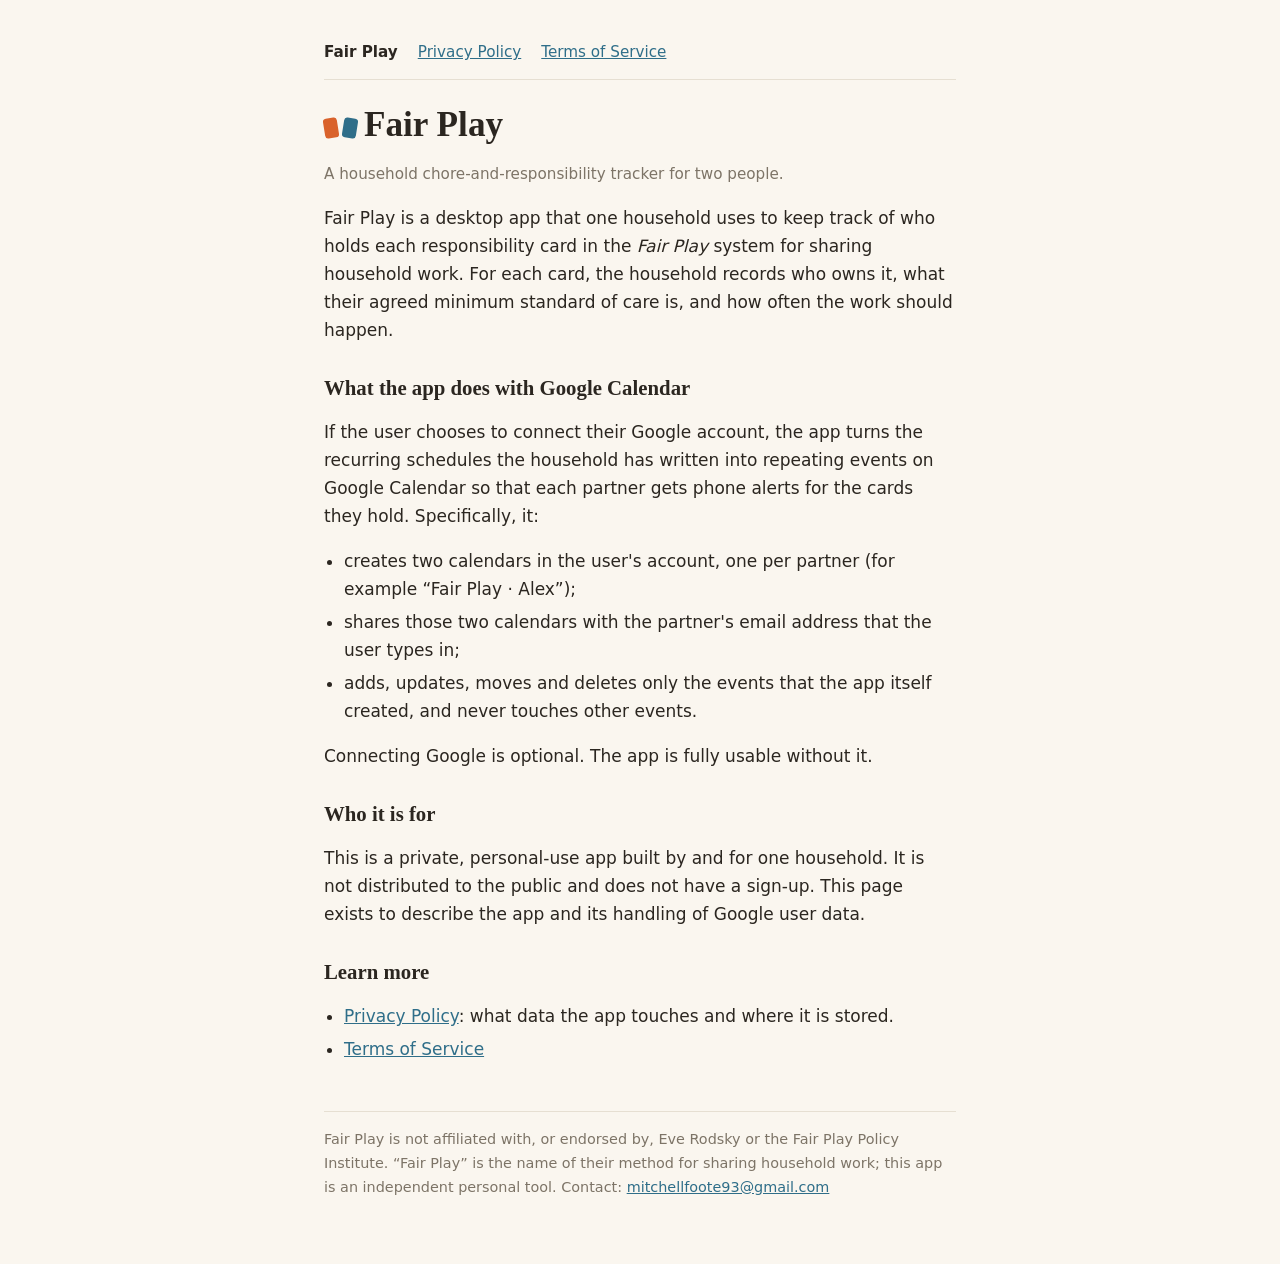
<file: index.html>
<!doctype html>
<html lang="en">
<head>
<meta charset="utf-8">
<meta name="viewport" content="width=device-width, initial-scale=1">
<title>Fair Play: a household card app</title>
<meta name="description" content="Fair Play is a private desktop app a household uses to track who holds which household-responsibility card and to put recurring reminders on each person's Google Calendar.">
<link rel="stylesheet" href="style.css">
</head>
<body>
<main>
<nav><a href="./">Fair Play</a><a href="privacy.html">Privacy Policy</a><a href="terms.html">Terms of Service</a></nav>

<h1><span class="mark" aria-hidden="true"><i></i><i></i></span>Fair Play</h1>
<p class="muted">A household chore-and-responsibility tracker for two people.</p>

<p>Fair Play is a desktop app that one household uses to keep track of who holds each responsibility card in the
<em>Fair Play</em> system for sharing household work. For each card, the household records who owns it, what their
agreed minimum standard of care is, and how often the work should happen.</p>

<h2>What the app does with Google Calendar</h2>
<p>If the user chooses to connect their Google account, the app turns the recurring schedules the household has written into
repeating events on Google Calendar so that each partner gets phone alerts for the cards they hold. Specifically, it:</p>
<ul>
  <li>creates two calendars in the user's account, one per partner (for example &ldquo;Fair Play &middot; Alex&rdquo;);</li>
  <li>shares those two calendars with the partner's email address that the user types in;</li>
  <li>adds, updates, moves and deletes only the events that the app itself created, and never touches other events.</li>
</ul>
<p>Connecting Google is optional. The app is fully usable without it.</p>

<h2>Who it is for</h2>
<p>This is a private, personal-use app built by and for one household. It is not distributed to the public and does not
have a sign-up. This page exists to describe the app and its handling of Google user data.</p>

<h2>Learn more</h2>
<ul>
  <li><a href="privacy.html">Privacy Policy</a>: what data the app touches and where it is stored.</li>
  <li><a href="terms.html">Terms of Service</a></li>
</ul>

<footer>
Fair Play is not affiliated with, or endorsed by, Eve Rodsky or the Fair Play Policy Institute. &ldquo;Fair Play&rdquo; is the
name of their method for sharing household work; this app is an independent personal tool.
Contact: <a href="mailto:mitchellfoote93@gmail.com">mitchellfoote93@gmail.com</a>
</footer>
</main>
</body>
</html>
</file>
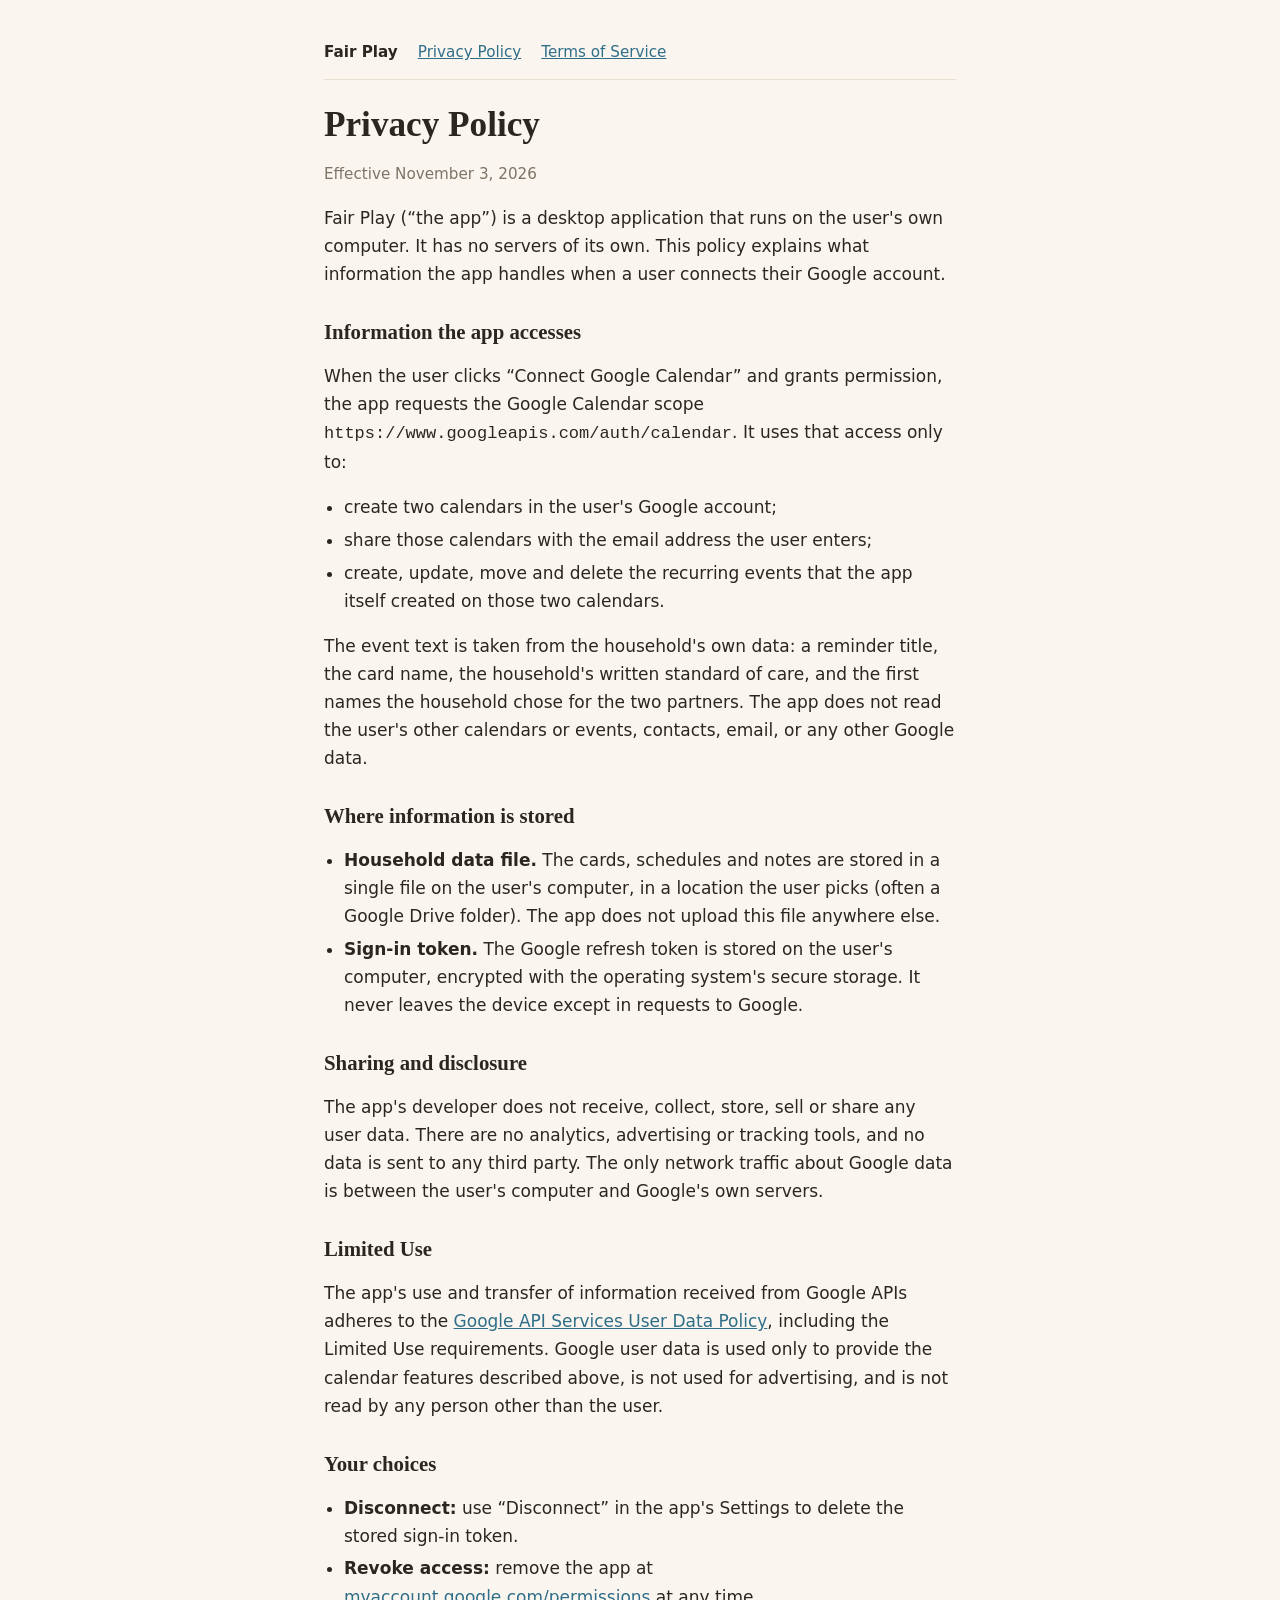
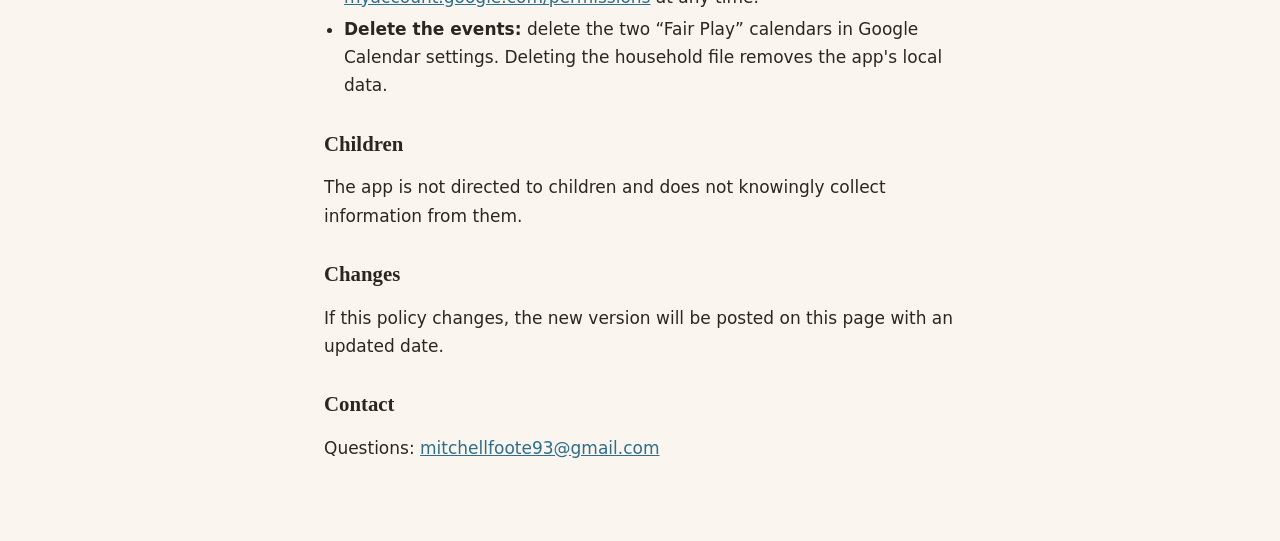
<file: privacy.html>
<!doctype html>
<html lang="en">
<head>
<meta charset="utf-8">
<meta name="viewport" content="width=device-width, initial-scale=1">
<title>Privacy Policy · Fair Play</title>
<link rel="stylesheet" href="style.css">
</head>
<body>
<main>
<nav><a href="./">Fair Play</a><a href="privacy.html">Privacy Policy</a><a href="terms.html">Terms of Service</a></nav>

<h1>Privacy Policy</h1>
<p class="muted">Effective November 3, 2026</p>

<p>Fair Play (&ldquo;the app&rdquo;) is a desktop application that runs on the user's own computer. It has no servers of
its own. This policy explains what information the app handles when a user connects their Google account.</p>

<h2>Information the app accesses</h2>
<p>When the user clicks &ldquo;Connect Google Calendar&rdquo; and grants permission, the app requests the Google Calendar
scope <code>https://www.googleapis.com/auth/calendar</code>. It uses that access only to:</p>
<ul>
  <li>create two calendars in the user's Google account;</li>
  <li>share those calendars with the email address the user enters;</li>
  <li>create, update, move and delete the recurring events that the app itself created on those two calendars.</li>
</ul>
<p>The event text is taken from the household's own data: a reminder title, the card name, the household's
written standard of care, and the first names the household chose for the two partners. The app does not read the user's
other calendars or events, contacts, email, or any other Google data.</p>

<h2>Where information is stored</h2>
<ul>
  <li><strong>Household data file.</strong> The cards, schedules and notes are stored in a single file on the user's computer, in a
  location the user picks (often a Google Drive folder). The app does not upload this file anywhere else.</li>
  <li><strong>Sign-in token.</strong> The Google refresh token is stored on the user's computer, encrypted with the operating
  system's secure storage. It never leaves the device except in requests to Google.</li>
</ul>

<h2>Sharing and disclosure</h2>
<p>The app's developer does not receive, collect, store, sell or share any user data. There are no analytics, advertising
or tracking tools, and no data is sent to any third party. The only network traffic about Google data is between the user's
computer and Google's own servers.</p>

<h2>Limited Use</h2>
<p>The app's use and transfer of information received from Google APIs adheres to the
<a href="https://developers.google.com/terms/api-services-user-data-policy#limited-use">Google API Services User Data Policy</a>,
including the Limited Use requirements. Google user data is used only to provide the calendar features described above, is not
used for advertising, and is not read by any person other than the user.</p>

<h2>Your choices</h2>
<ul>
  <li><strong>Disconnect:</strong> use &ldquo;Disconnect&rdquo; in the app's Settings to delete the stored sign-in token.</li>
  <li><strong>Revoke access:</strong> remove the app at
  <a href="https://myaccount.google.com/permissions">myaccount.google.com/permissions</a> at any time.</li>
  <li><strong>Delete the events:</strong> delete the two &ldquo;Fair Play&rdquo; calendars in Google Calendar settings.
  Deleting the household file removes the app's local data.</li>
</ul>

<h2>Children</h2>
<p>The app is not directed to children and does not knowingly collect information from them.</p>

<h2>Changes</h2>
<p>If this policy changes, the new version will be posted on this page with an updated date.</p>

<h2>Contact</h2>
<p>Questions: <a href="mailto:mitchellfoote93@gmail.com">mitchellfoote93@gmail.com</a></p>
</main>
</body>
</html>
</file>
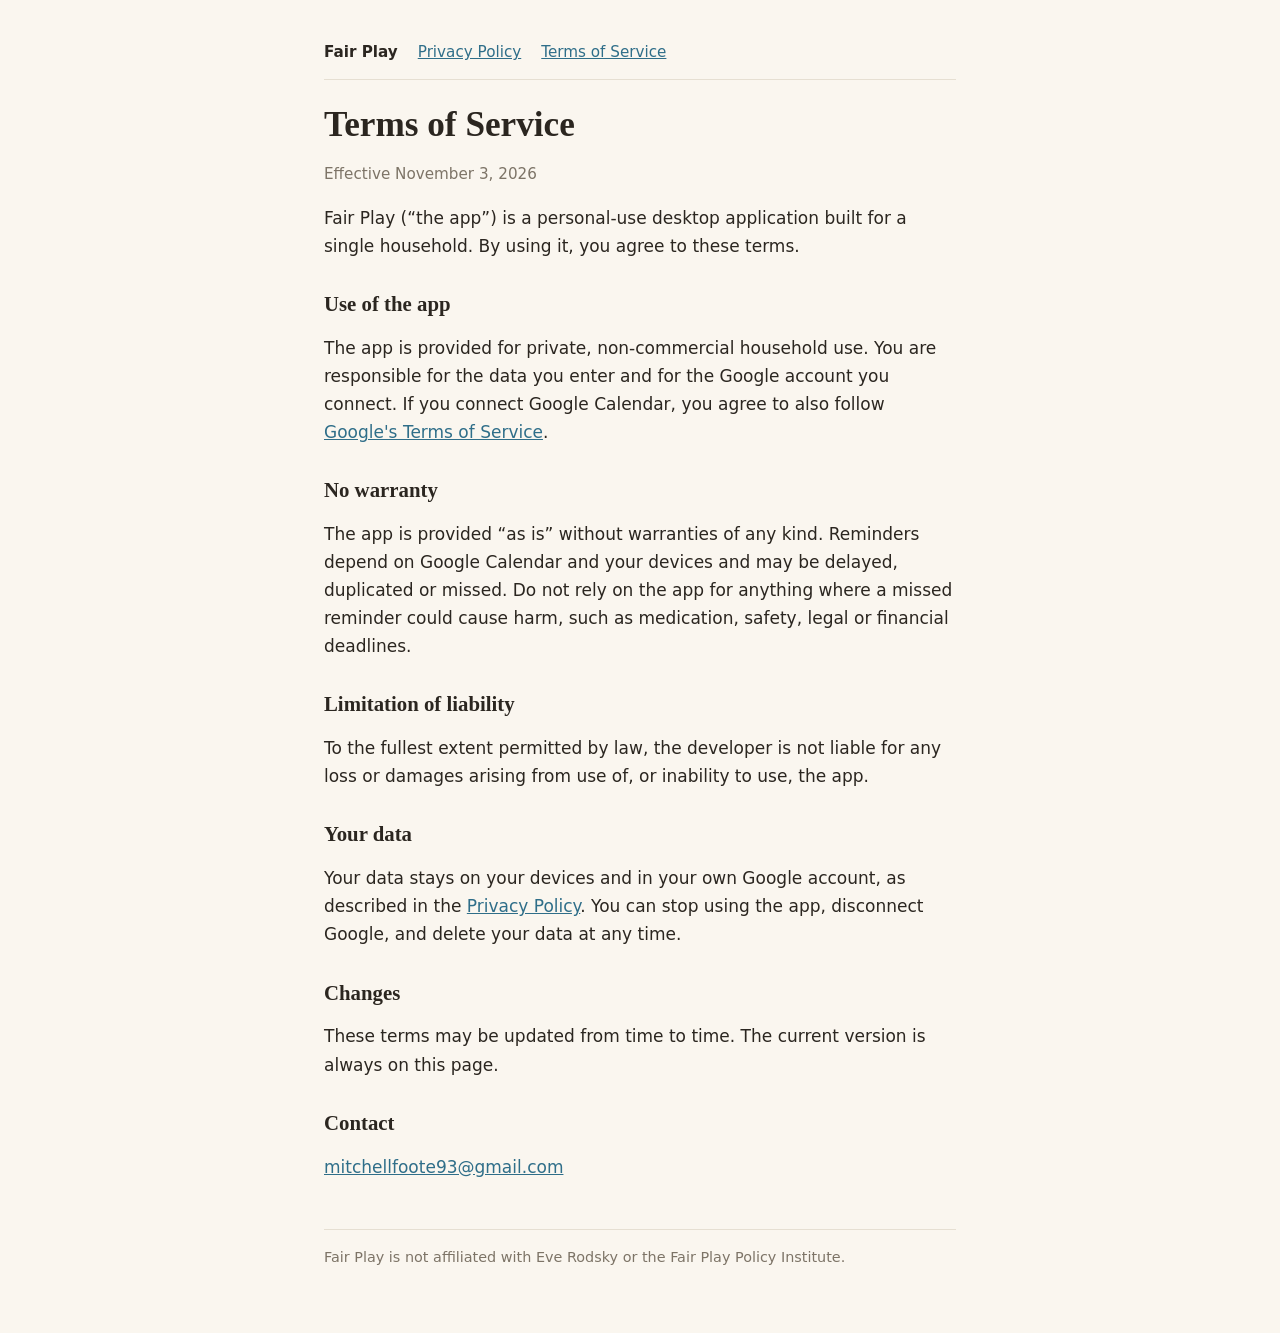
<file: terms.html>
<!doctype html>
<html lang="en">
<head>
<meta charset="utf-8">
<meta name="viewport" content="width=device-width, initial-scale=1">
<title>Terms of Service · Fair Play</title>
<link rel="stylesheet" href="style.css">
</head>
<body>
<main>
<nav><a href="./">Fair Play</a><a href="privacy.html">Privacy Policy</a><a href="terms.html">Terms of Service</a></nav>

<h1>Terms of Service</h1>
<p class="muted">Effective November 3, 2026</p>

<p>Fair Play (&ldquo;the app&rdquo;) is a personal-use desktop application built for a single household. By using it, you agree
to these terms.</p>

<h2>Use of the app</h2>
<p>The app is provided for private, non-commercial household use. You are responsible for the data you enter and for the Google
account you connect. If you connect Google Calendar, you agree to also follow
<a href="https://policies.google.com/terms">Google's Terms of Service</a>.</p>

<h2>No warranty</h2>
<p>The app is provided &ldquo;as is&rdquo; without warranties of any kind. Reminders depend on Google Calendar and your devices
and may be delayed, duplicated or missed. Do not rely on the app for anything where a missed reminder could cause harm,
such as medication, safety, legal or financial deadlines.</p>

<h2>Limitation of liability</h2>
<p>To the fullest extent permitted by law, the developer is not liable for any loss or damages arising from use of, or inability
to use, the app.</p>

<h2>Your data</h2>
<p>Your data stays on your devices and in your own Google account, as described in the
<a href="privacy.html">Privacy Policy</a>. You can stop using the app, disconnect Google, and delete your data at any time.</p>

<h2>Changes</h2>
<p>These terms may be updated from time to time. The current version is always on this page.</p>

<h2>Contact</h2>
<p><a href="mailto:mitchellfoote93@gmail.com">mitchellfoote93@gmail.com</a></p>

<footer>Fair Play is not affiliated with Eve Rodsky or the Fair Play Policy Institute.</footer>
</main>
</body>
</html>
</file>
<file: style.css>
:root { --paper:#faf6ef; --ink:#2b2620; --muted:#7d7467; --line:#e6dfd2; --orange:#d9622b; --blue:#2f6e89; }
@media (prefers-color-scheme: dark) { :root { --paper:#1f1b17; --ink:#f1e9dc; --muted:#a79d8d; --line:#3a332b; --orange:#ee8350; --blue:#6db0cc; } }
* { box-sizing: border-box; }
body { margin:0; background:var(--paper); color:var(--ink); font:17px/1.65 -apple-system,BlinkMacSystemFont,"Segoe UI",system-ui,sans-serif; }
main { max-width: 42rem; margin: 0 auto; padding: 2.5rem 1.25rem 4rem; }
h1,h2 { font-family:"Iowan Old Style","Palatino Linotype",Palatino,Georgia,serif; line-height:1.2; }
h1 { font-size:2.2rem; margin:.4rem 0 .5rem; } h2 { font-size:1.3rem; margin:2rem 0 .4rem; }
a { color:var(--blue); } nav { display:flex; gap:1.25rem; flex-wrap:wrap; border-bottom:1px solid var(--line); padding-bottom:.9rem; margin-bottom:1.5rem; font-size:.95rem; }
nav a:first-child { font-weight:600; color:var(--ink); text-decoration:none; }
.mark { display:inline-flex; gap:.3rem; vertical-align:middle; margin-right:.4rem; }
.mark i { width:.9rem; height:1.25rem; border-radius:.2rem; display:inline-block; }
.mark i:first-child { background:var(--orange); transform:rotate(-9deg); } .mark i:last-child { background:var(--blue); transform:rotate(9deg); }
.muted { color:var(--muted); font-size:.95rem; } ul { padding-left:1.25rem; } li { margin:.3rem 0; }
footer { margin-top:3rem; padding-top:1rem; border-top:1px solid var(--line); color:var(--muted); font-size:.9rem; }
</file>
